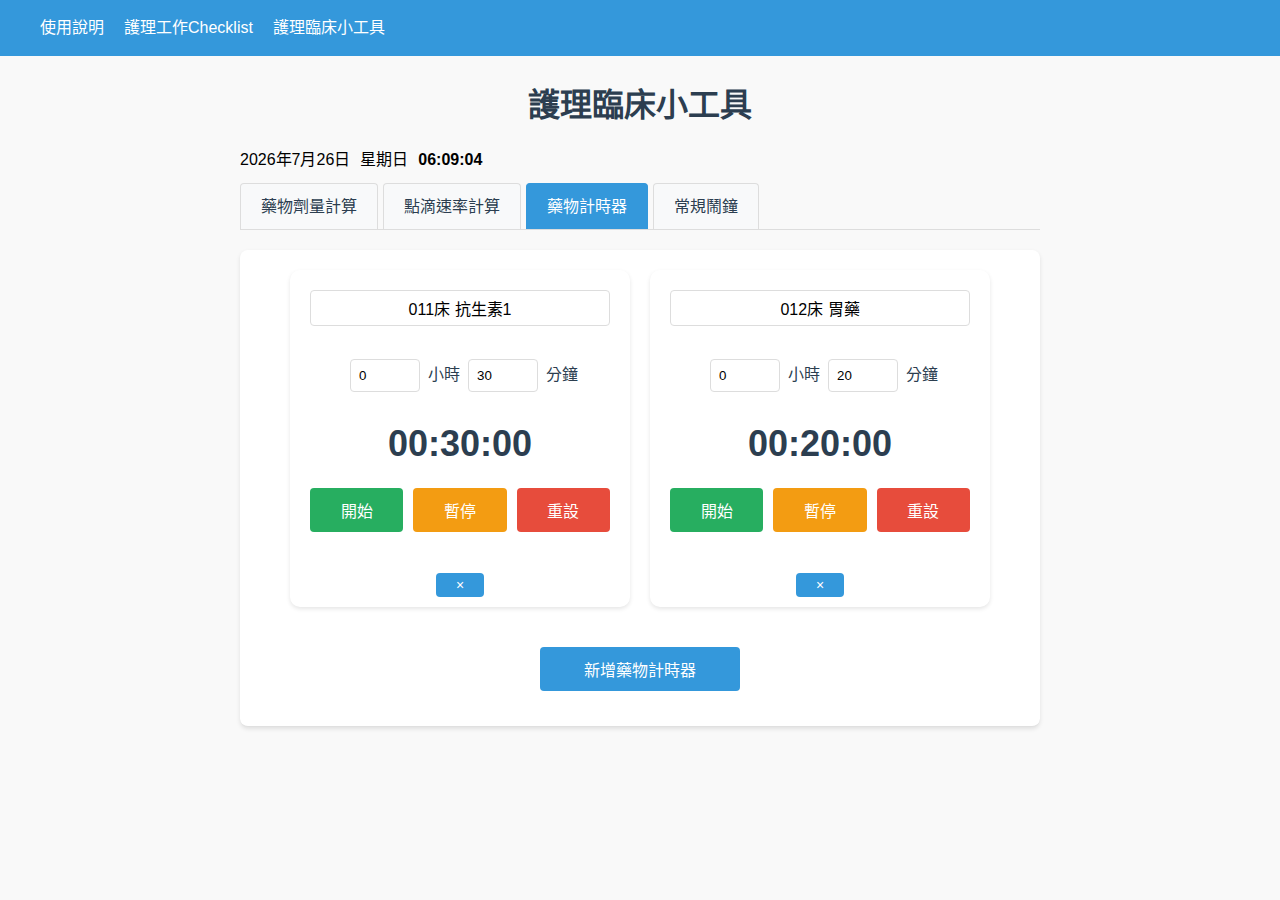
<file: index.html>
<!DOCTYPE html>
<html lang="zh-TW">
<head>
    <meta charset="UTF-8">
    <meta name="viewport" content="width=device-width, initial-scale=1.0">
    <title>護理臨床小工具</title>
    <link rel="stylesheet" href="css/nursing-clinical-tools.css">
    <link rel="stylesheet" href="css/mobile-style.css">
</head>
<body>
    <header>
        <div class="navigation-container">
            <div class="navigation">
                <div class="nav-toggle" id="nav-toggle">
                    <span></span>
                    <span></span>
                    <span></span>
                </div>
                <div class="nav-links" id="nav-links">
                    <a href="user-guide.html">使用說明</a>
                    <a href="nursing-checklist.html">護理工作Checklist</a>
                    <a href="index.html">護理臨床小工具</a>
                </div>
            </div>
        </div>
        <h1 style="margin-top: 60px">護理臨床小工具</h1>
    </header>

    <!-- 顯示時間 -->
    <div class="date-container">
        <div class="date" id="date"></div>
        <div class="day" id="day"></div>
        <div class="time" id="time"></div>
    </div>

    <!-- 功能標籤頁 -->
    <div class="tabs">
        <div class="tab" data-tab="drug-calculator">藥物劑量計算</div>
        <div class="tab" data-tab="drip-rate">點滴速率計算</div>
        <div class="tab active" data-tab="drug-timer">藥物計時器</div>
        <div class="tab" data-tab="clock">常規鬧鐘</div>
    </div>
    
    <div class="calculator">
        <!-- 藥物劑量計算機 -->
        <div id="drug-calculator" class="calculator-content">
            <div class="sub-tabs">
                <div class="sub-tab active" data-subtab="dilution">藥物稀釋計算</div>
                <div class="sub-tab" data-subtab="ampule">安瓿劑量計算</div>
            </div>
            
            <!-- 稀釋計算機 -->
            <div id="dilution-calc" class="sub-content active">
                <h2>藥物稀釋計算</h2>
                <div class="form-group">
                    <label for="total-dosage">藥物總劑量:</label>
                    <div class="input-group">
                        <input type="number" id="total-dosage" placeholder="例如: 1">
                        <select id="total-unit">
                            <option value="mg">mg</option>
                            <option value="g" selected>g</option>
                        </select>
                    </div>
                </div>
                
                <div class="form-group">
                    <label for="dilution-volume">稀釋液體積:</label>
                    <div class="input-group">
                        <input type="number" id="dilution-volume" placeholder="例如: 10">
                        <span>c.c.</span>
                    </div>
                </div>
                
                <div class="form-group">
                    <label for="required-dosage">需要給藥劑量:</label>
                    <div class="input-group">
                        <input type="number" id="required-dosage" placeholder="例如: 600">
                        <select id="required-unit">
                            <option value="mg" selected>mg</option>
                            <option value="g">g</option>
                        </select>
                    </div>
                </div>
                
                <button id="calculate-dilution-btn">計算</button>
                
                <div id="dilution-error" class="error">請填寫所有欄位並確保數值大於零</div>
                
                <div id="dilution-result" class="result">
                    <h3>計算結果</h3>
                    <p>您需要抽取 <span id="result-volume" class="highlight"></span> c.c. 的稀釋液</p>
                </div>
            </div>
            
            <!-- 安瓿計算機 -->
            <div id="ampule-calc" class="sub-content">
                <h2>安瓿劑量計算</h2>
                <div class="form-group">
                    <label for="amp-concentration">安瓿中藥物濃度:</label>
                    <div class="input-group">
                        <input type="number" id="amp-concentration" placeholder="例如: 50">
                        <span>mg</span>
                    </div>
                </div>
                
                <div class="form-group">
                    <label for="amp-volume">每安瓿的體積:</label>
                    <div class="input-group">
                        <input type="number" id="amp-volume" placeholder="例如: 5">
                        <span>mL</span>
                    </div>
                </div>
                
                <div class="form-group">
                    <label for="amp-required-dosage">需要給藥劑量:</label>
                    <div class="input-group">
                        <input type="number" id="amp-required-dosage" placeholder="例如: 325">
                        <span>mg</span>
                    </div>
                </div>
                
                <button id="calculate-ampule-btn">計算</button>
                
                <div id="ampule-error" class="error">請填寫所有欄位並確保數值大於零</div>
                
                <div id="ampule-result" class="result">
                    <h3>計算結果</h3>
                    <p>需要總體積: <span id="amp-result-volume" class="highlight"></span> mL</p>
                    <p>需要使用 <span id="amp-count" class="highlight"></span> 支安瓿</p>
                    <p>最後一支安瓿需要使用 <span id="last-amp-volume" class="highlight"></span> mL</p>
                </div>
            </div>
        </div>
        
        <!-- 點滴速率計算器 -->
        <div id="drip-rate" class="calculator-content">
            <h2>滴速計算器</h2>
            
            <div class="form-group">
                <label for="totalVolume">總溶液量 (mL)</label>
                <input type="number" id="totalVolume" placeholder="例如: 500" min="0">
            </div>
            
            <div class="form-group">
                <label for="infusion-time">輸注時間</label>
                <div class="time-input-group">
                    <input type="number" id="hours" placeholder="小時" min="0">
                    <input type="number" id="minutes" placeholder="分鐘" min="0" max="59">
                </div>
            </div>
            
            <div class="form-group">
                <label for="dropFactor">IV Set 選擇</label>
                <select id="dropFactor">
                    <option value="60">精密Set (60 gtts/mL)</option>
                    <option value="20">普通Set (20 gtts/mL)</option>
                    <option value="15">普通Set (15 gtts/mL)</option>
                </select>
            </div>
            
            <button id="calculate-drip-rate-btn">計算點滴速率</button>
            
            <div class="result" id="drip-result">
                <div class="result-row">
                    <div class="result-item">
                        <span>輸液速率: </span>
                        <span class="result-value" id="flowRate">-- mL/hr</span>
                    </div>
                    <div class="result-item">
                        <span>點滴間隔: </span>
                        <span class="result-value" id="dripInterval">-- 秒/滴</span>
                    </div>
                </div>
                <div class="result-row">
                    <div class="result-item">
                        <span>點滴速率: </span>
                        <span class="result-value" id="dripRate">-- gtts/min</span>
                    </div>
                    <div class="result-item">
                        <span>一秒幾滴: </span>
                        <span class="result-value" id="dropsPerSecond">-- 滴/秒</span>
                    </div>
                </div>
            </div>
            
            <div class="flash-indicator" id="flashIndicator">
                <div class="flash-title">點滴節奏指示器</div>
                <div class="flash-circle" id="flashCircle"></div>
                <div class="flash-info" id="flashInfo">指示燈將每 -- 秒閃爍一次</div>
                <div class="flash-controls">
                    <button id="startFlashBtn">開始</button>
                    <button id="testSoundBtn">測試聲音</button>
                </div>
                <div class="sound-control">
                    <input type="checkbox" class="input-checkbox" id="soundEnabled" checked>
                    <label for="soundEnabled">開啟聲音</label>
                    <select id="soundType">
                        <option value="beep">嗶嗶聲</option>
                        <option value="drop">水滴聲</option>
                        <option value="click">點擊聲</option>
                    </select>
                </div>
                <div class="volume-control">
                    <label for="volume">音量:</label>
                    <input type="range" id="volume" min="0" max="1" step="0.1" value="0.5">
                </div>
            </div>
        </div>

        <!-- 藥物計時器 -->
        <div id="drug-timer" class="calculator-content active"> 
            <div class="container" id="timers-container">
                <!-- 計時器會動態添加在這裡 -->
            </div>
            <button id="add-timer-btn" class="add-timer">新增藥物計時器</button>
        </div>

        <!-- 護理常規鬧鐘 -->
        <div id="clock" class="calculator-content">
            <div class="clock" id="current-time">00:00:00</div>
                
            <div class="alarm-container">
                <h2>設定鬧鐘</h2>
                <div class="alarm-form">
                    <input type="time" id="alarm-time" required>
                    <input type="text" id="alarm-label" placeholder="護理任務名稱">
                    <div class="alarm-controls">
                        <button type="button" id="set-alarm-btn">設定鬧鐘</button>
                        <button type="button" id="test-alarm-btn">測試聲音</button>
                    </div>
                </div>
                
                <div class="quick-presets">
                    <h3>快速設定</h3>
                    <div class="alarm-controls">
                        <button type="button" id="cardiac-cath-btn" class="preset-btn">心導管術後監測</button>
                        <button type="button" id="blood-transfusion-btn" class="preset-btn">輸血</button>
                    </div>
                </div>
            </div>
                
            <div class="alarm-list">
                <div class="section-title">
                    <h2>已設定的鬧鐘</h2>
                    <button type="button" id="clear-all-btn" class="clear-all-btn" style="width: 49%;">清除所有鬧鐘</button>
                </div>
                <div id="alarms-container">
                    <p>尚未設定任何鬧鐘</p>
                </div>
            </div>
            
            <div class="modal" id="alarm-modal">
                <div class="modal-content">
                    <h2>鬧鐘響了！</h2>
                    <p id="alarm-message">執行護理任務的時間到了</p>
                    <button class="stop-alarm" id="stop-alarm-btn">停止鬧鐘</button>
                </div>
            </div>
            
            <div class="confirmation-modal" id="cardiac-confirmation">
                <div class="confirmation-content">
                    <h2>心導管術後監測排程</h2>
                    <div class="alarm-schedule">
                        <p>將設置以下鬧鐘：</p>
                        <ul id="cardiac-schedule-list"></ul>
                    </div>
                    <div class="confirmation-buttons">
                        <button type="button" id="confirm-cardiac-btn" class="confirm-btn">確認設定</button>
                        <button type="button" id="cancel-cardiac-btn" class="cancel-btn">取消</button>
                    </div>
                </div>
            </div>
            <div class="confirmation-modal" id="blood-confirmation">
                <div class="confirmation-content">
                    <h2>輸血監測排程</h2>
                    <div class="alarm-schedule">
                        <p>將設置以下鬧鐘：</p>
                        <ul id="blood-schedule-list"></ul>
                    </div>
                    <div class="confirmation-buttons">
                        <button type="button" id="confirm-blood-btn" class="confirm-btn">確認設定</button>
                        <button type="button" id="cancel-blood-btn" class="cancel-btn">取消</button>
                    </div>
                </div>
            </div>
        </div>
    </div>

    <!-- 引入JavaScript檔案 -->
    <script src="javascript/main.js"></script>
    <script src="javascript/drug-calculator.js"></script>
    <script src="javascript/drip-rate.js"></script>
    <script src="javascript/drug-timer.js"></script>
    <script src="javascript/clinical-clock.js"></script>
    <script src="javascript/mobile-script.js"></script>
    
</body>
</html>
</file>
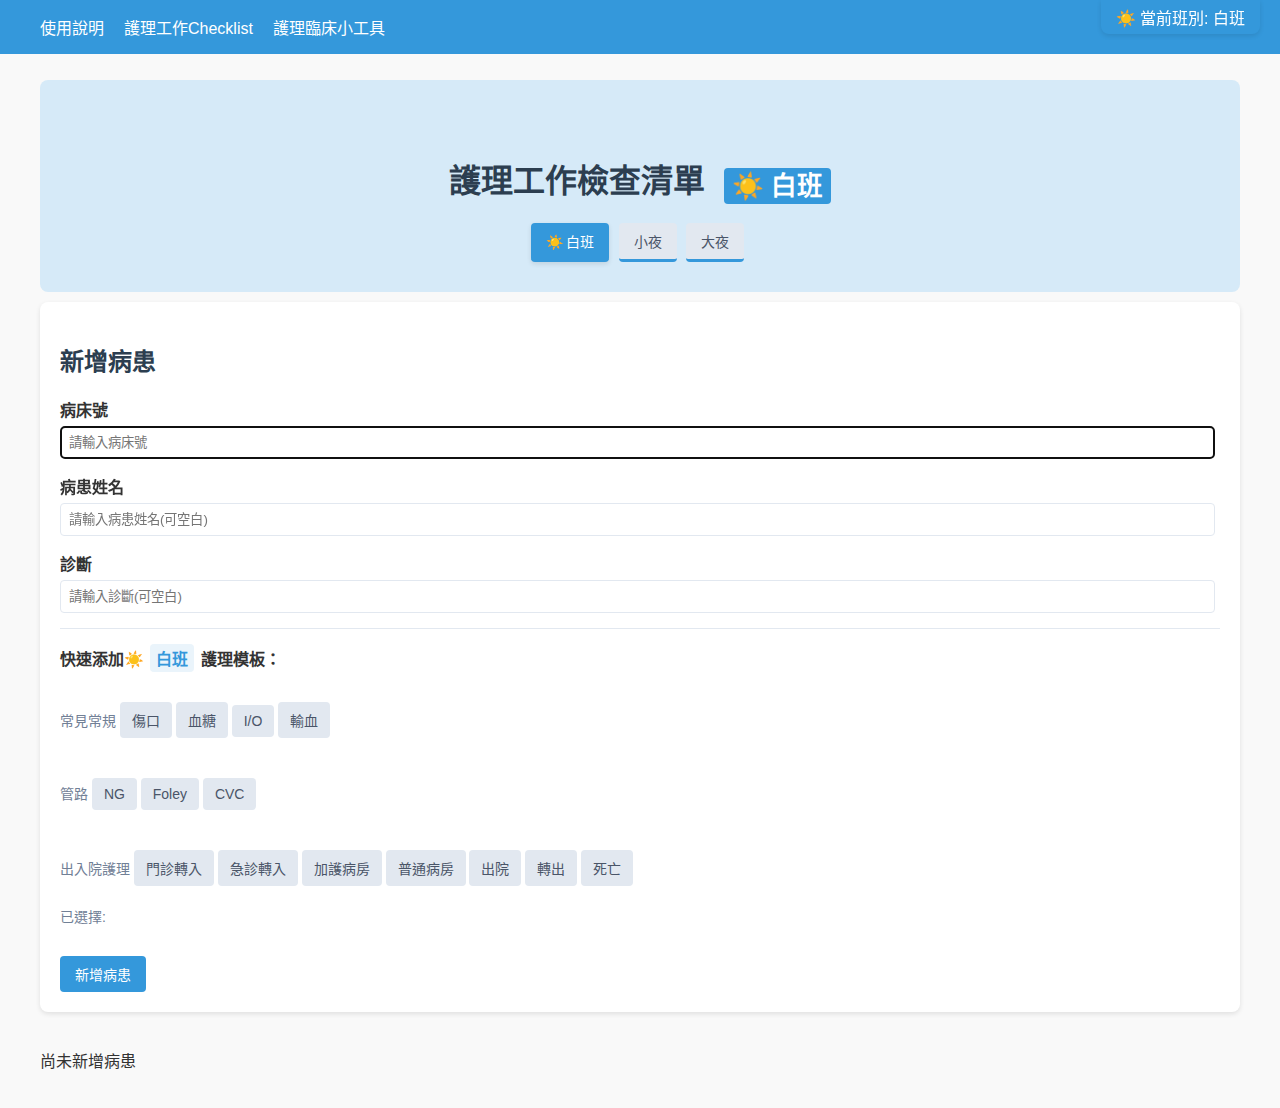
<file: nursing-checklist.html>
<!DOCTYPE html>
<html lang="zh-TW">
<head>
    <meta charset="UTF-8">
    <meta name="viewport" content="width=device-width, initial-scale=1.0">
    <title>護理工作檢查清單</title>
    <link rel="stylesheet" href="css/nursing-checklist.css">
    <link rel="stylesheet" href="css/mobile-style.css">
</head>
<body>
    <div class="container">
        <div class="header">
            <div class="navigation-container">
                <div class="navigation">
                    <div class="nav-toggle" id="nav-toggle">
                        <span></span>
                        <span></span>
                        <span></span>
                    </div>
                    <div class="nav-links" id="nav-links">
                        <a href="user-guide.html">使用說明</a>
                        <a href="nursing-checklist.html">護理工作Checklist</a>
                        <a href="index.html">護理臨床小工具</a>
                    </div>
                </div>
            </div>
            <div>
                <h1 style="margin-top: 60px">護理工作檢查清單</h1>
            </div>
            
            <div>
                <div class="shift-selector">
                    <button class="shift-btn active" data-shift="D">白班</button>
                    <button class="shift-btn" data-shift="N">小夜</button>
                    <button class="shift-btn" data-shift="E">大夜</button>
                </div>
            </div>
        </div>
        
        <div class="add-patient-form" id="add-patient-form">
            <h2>新增病患</h2>
            <div class="form-group">
                <label for="patient-id">病床號</label>
                <input type="text" id="patient-id" placeholder="請輸入病床號" required autofocus>
            </div>
            <div class="form-group">
                <label for="patient-name">病患姓名</label>
                <input type="text" id="patient-name" placeholder="請輸入病患姓名(可空白)">
            </div>
            <div class="form-group">
                <label for="patient-diagnosis">診斷</label>
                <input type="text" id="patient-diagnosis" placeholder="請輸入診斷(可空白)">
            </div>
            <button id="add-patient-btn">新增病患</button>
        </div>
        
        <div class="patients-container" id="patients-container"></div>
    </div>
    <script src="javascript/nursing-checklist.js"></script>
</body>
</html>
</file>
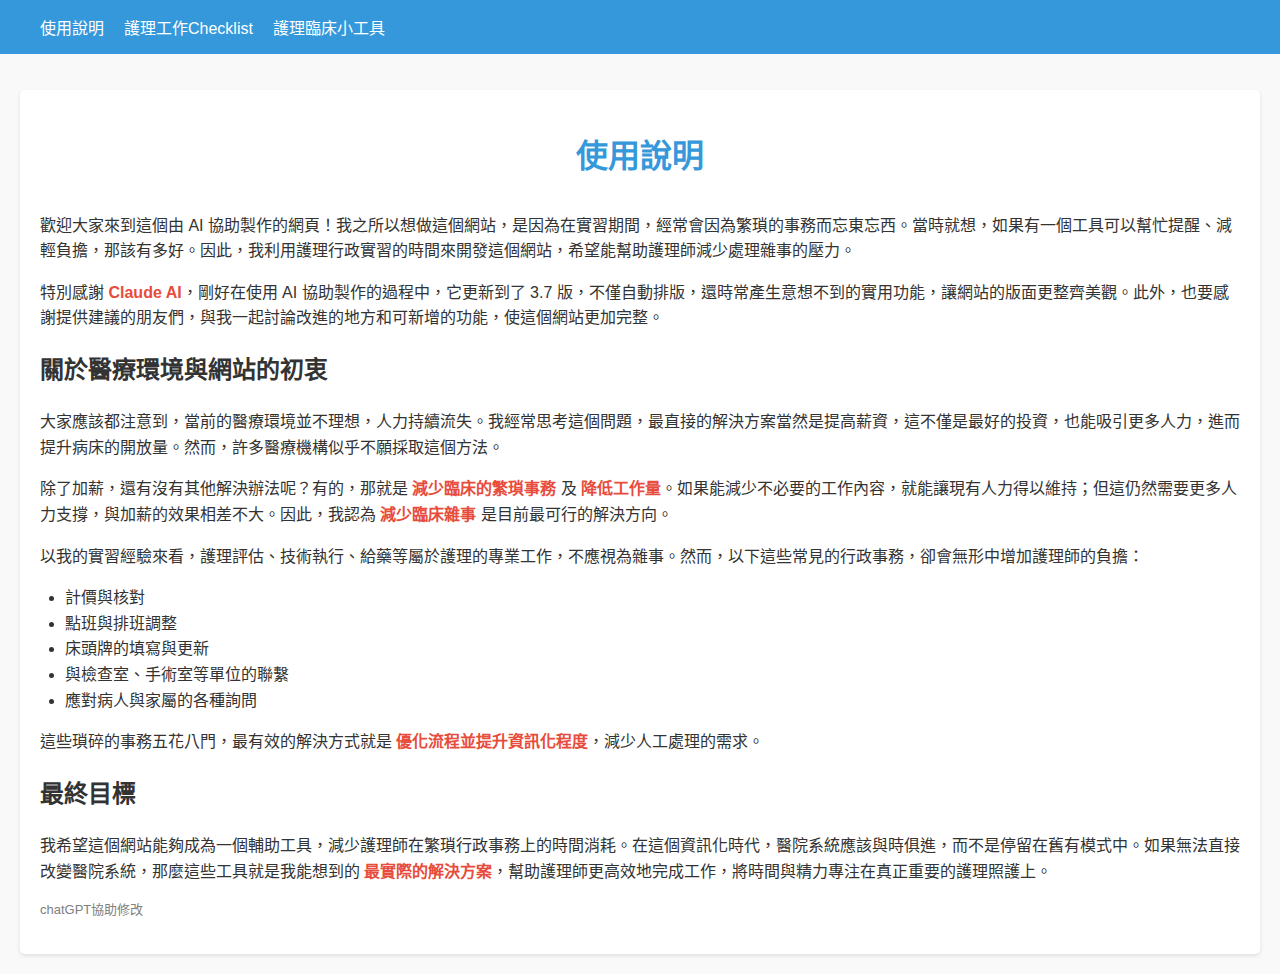
<file: user-guide.html>
<!DOCTYPE html>
<html lang="zh-TW">
<head>
    <meta charset="UTF-8">
    <meta name="viewport" content="width=device-width, initial-scale=1.0">
    <title>使用說明</title>
    <style>
        body {
            font-family: 'Microsoft JhengHei', Arial, sans-serif;
            margin: 0;
            padding: 20px;
            background-color: #f9f9f9;
            color: #333;
        }
        /* 布局組件 */
        .navigation {
            display: flex;
            justify-content: center;
            gap: 20px;
            margin-bottom: 10px;
        }

        .navigation a {
            color: white;
            text-decoration: none;
        }

        .navigation a:hover {
            text-decoration: underline;
        }
        
        .content {
            margin-top: 70px;
            padding: 20px;
            background-color: white;
            border-radius: 5px;
            box-shadow: 0 2px 4px rgba(0,0,0,0.1);
            line-height: 1.6;
        }
        
        h1 {
            color: #3498db;
            text-align: center;
            margin-bottom: 30px;
        }
        
        strong {
            color: #e74c3c;
        }
        
        ul {
            padding-left: 25px;
        }
    </style>
    <link rel="stylesheet" href="css/mobile-style.css">
</head>
<body>
    <header>
        <div class="navigation" style="background-color: #3498db; width: 1360px; padding:20px; position:absolute; top:0px; right:20px; left:20px">
            <a href="user-guide.html">使用說明</a>
            <a href="nursing-checklist.html">護理工作Checklist</a>
            <a href="index.html">護理臨床小工具</a>
        </div>
    </header>
    
    <div class="content">
        <h1>使用說明</h1>
        <p>歡迎大家來到這個由 AI 協助製作的網頁！我之所以想做這個網站，是因為在實習期間，經常會因為繁瑣的事務而忘東忘西。當時就想，如果有一個工具可以幫忙提醒、減輕負擔，那該有多好。因此，我利用護理行政實習的時間來開發這個網站，希望能幫助護理師減少處理雜事的壓力。</p>
        
        <p>特別感謝 <strong>Claude AI</strong>，剛好在使用 AI 協助製作的過程中，它更新到了 3.7 版，不僅自動排版，還時常產生意想不到的實用功能，讓網站的版面更整齊美觀。此外，也要感謝提供建議的朋友們，與我一起討論改進的地方和可新增的功能，使這個網站更加完整。</p>
        
        <h2>關於醫療環境與網站的初衷</h2>
        <p>大家應該都注意到，當前的醫療環境並不理想，人力持續流失。我經常思考這個問題，最直接的解決方案當然是提高薪資，這不僅是最好的投資，也能吸引更多人力，進而提升病床的開放量。然而，許多醫療機構似乎不願採取這個方法。</p>
        
        <p>除了加薪，還有沒有其他解決辦法呢？有的，那就是 <strong>減少臨床的繁瑣事務</strong> 及 <strong>降低工作量</strong>。如果能減少不必要的工作內容，就能讓現有人力得以維持；但這仍然需要更多人力支撐，與加薪的效果相差不大。因此，我認為 <strong>減少臨床雜事</strong> 是目前最可行的解決方向。</p>
        
        <p>以我的實習經驗來看，護理評估、技術執行、給藥等屬於護理的專業工作，不應視為雜事。然而，以下這些常見的行政事務，卻會無形中增加護理師的負擔：</p>
        <ul>
            <li>計價與核對</li>
            <li>點班與排班調整</li>
            <li>床頭牌的填寫與更新</li>
            <li>與檢查室、手術室等單位的聯繫</li>
            <li>應對病人與家屬的各種詢問</li>
        </ul>
        
        <p>這些瑣碎的事務五花八門，最有效的解決方式就是 <strong>優化流程並提升資訊化程度</strong>，減少人工處理的需求。</p>
        
        <h2>最終目標</h2>
        <p>我希望這個網站能夠成為一個輔助工具，減少護理師在繁瑣行政事務上的時間消耗。在這個資訊化時代，醫院系統應該與時俱進，而不是停留在舊有模式中。如果無法直接改變醫院系統，那麼這些工具就是我能想到的 <strong>最實際的解決方案</strong>，幫助護理師更高效地完成工作，將時間與精力專注在真正重要的護理照護上。</p>

        <p style="font-size: small; color:grey">chatGPT協助修改</p>
    </div>
    <script src="javascript/mobile-script.js"></script>
    
</body>
</html>
</file>
<file: css/nursing-clinical-tools.css>
/* basic style */
:root {
    --primary-color: #3498db;
    --primary-dark: #2980b9;
    --secondary-color: #e8f4fc;
    --success-color: #27ae60;
    --warning-color: #f39c12;
    --danger-color: #e74c3c;
    --text-color: #2c3e50;
    --border-color: #ddd;
    --background-color: #f9f9f9;
    --shadow: 0 2px 4px rgba(0,0,0,0.1);
    --border-radius: 4px;
}

body {
    font-family: Arial, sans-serif;
    max-width: 800px;
    margin: 0 auto;
    padding: 20px;
    background-color: var(--background-color);
    line-height: 1.6;
    color: var(--text-color);
}

h1, h2, h3 {
    color: var(--text-color);
    text-align: center;
    margin-bottom: 1rem;
}

/* 布局組件 */
.navigation {
    display: flex;
    justify-content: center;
    gap: 20px;
    margin-bottom: 20px;
}

.navigation a {
    color: var(--primary-color);
    text-decoration: none;
}

.navigation a:hover {
    text-decoration: underline;
}

.date-container {
    display: flex;
    gap: 10px;
    margin-bottom: 10px;
    font-size: 1rem;
}

.date, .day, .time {
    color: black;
}

.time {
    font-weight: bold;
}

/* 標籤頁樣式 */
.tabs {
    display: flex;
    margin-bottom: 20px;
    border-bottom: 1px solid var(--border-color);
}

.tab {
    padding: 10px 20px;
    cursor: pointer;
    background-color: #f8f9fa;
    border: 1px solid var(--border-color);
    border-bottom: none;
    border-radius: 4px 4px 0 0;
    margin-right: 5px;
}

.tab.active {
    background-color: var(--primary-color);
    color: white;
    border-color: var(--primary-color);
}

.calculator-content {
    display: none;
    background-color: white;
    border-radius: 8px;
    padding: 20px;
    box-shadow: var(--shadow);
    margin-bottom: 20px;
}

.calculator-content.active {
    display: block;
}

/* 子標籤頁樣式 */
.sub-tabs {
    display: flex;
    margin-bottom: 15px;
    padding-left: 10px;
}

.sub-tab {
    padding: 8px 15px;
    cursor: pointer;
    background-color: #f0f0f0;
    border: 1px solid #ccc;
    border-radius: var(--border-radius);
    margin-right: 5px;
}

.sub-tab.active {
    background-color: #5dade2;
    color: white;
    border-color: #5dade2;
}

.sub-content {
    display: none;
}

.sub-content.active {
    display: block;
}

/* 表單元素 */
.form-group {
    margin-bottom: 15px;
}

label {
    display: block;
    margin-bottom: 5px;
    font-weight: bold;
}

input, select {
    width: 100%;
    padding: 8px;
    border: 1px solid var(--border-color);
    border-radius: var(--border-radius);
    box-sizing: border-box;
}


.input-checkbox {
    width: auto;
    margin-right: 5px;
}

.input-group {
    display: flex;
    align-items: center;
    gap: 10px;
}

.input-group input, .input-group select {
    flex: 1;
}

.time-input-group {
    display: flex;
    gap: 10px;
}

.time-input-group input {
    width: 50%;
}

button {
    background-color: var(--primary-color);
    color: white;
    border: none;
    padding: 10px 15px;
    border-radius: var(--border-radius);
    cursor: pointer;
    width: 100%;
    font-size: 16px;
    transition: background-color 0.2s;
}

button:hover {
    background-color: var(--primary-dark);
}

/* 結果顯示 */
.result {
    margin-top: 20px;
    padding: 15px;
    background-color: var(--secondary-color);
    border-radius: var(--border-radius);
    display: none;
}

.error {
    color: var(--danger-color);
    display: none;
    margin-top: 10px;
}

.highlight {
    font-weight: bold;
    color: var(--primary-dark);
}

.result-row {
    display: flex;
    justify-content: space-between;
    margin-bottom: 10px;
}

.result-item {
    width: 48%;
}

.result-value {
    font-weight: bold;
    color: var(--text-color);
}

/* 點滴速率計算器 */
.flash-indicator {
    margin-top: 20px;
    text-align: center;
    display: none;
    padding: 20px;
    border: 2px solid #000;
    border-radius: 8px;
}

.flash-circle {
    width: 150px;
    height: 150px;
    border-radius: 50%;
    background-color: var(--primary-color);
    margin: 0 auto 15px;
    transition: background-color 0.1s ease;
}

.flash-circle.active {
    background-color: #d2e2ec;
}

.flash-controls {
    display: flex;
    justify-content: center;
    gap: 10px;
    margin: 15px 0;
}

.flash-controls button {
    width: auto;
    flex: 1;
    max-width: 120px;
}

.flash-info {
    margin: 10px 0;
    font-style: italic;
    color: #7f8c8d;
}

.flash-title {
    font-size: 24px;
    font-weight: bold;
    margin-bottom: 20px;
}

.sound-control {
    display: flex;
    align-items: center;
    justify-content: center;
    gap: 10px;
    margin-top: 15px;
    flex-wrap: wrap;
}

.sound-control label {
    display: inline;
    margin: 0;
}

.volume-control {
    display: flex;
    align-items: center;
    gap: 10px;
    margin-top: 10px;
}

.volume-control label {
    display: inline;
    margin: 0;
    width: 60px;
}

/* 藥物計時器 */
.container {
    display: flex;
    flex-wrap: wrap;
    gap: 20px;
    justify-content: center;
}

.drtm-timer-card {
    background-color: white;
    border-radius: 10px;
    box-shadow: var(--shadow);
    padding: 20px;
    width: 300px;
    margin-bottom: 20px;
    position: relative;
}

.timer-display {
    font-size: 36px;
    text-align: center;
    margin: 15px 0;
    font-weight: bold;
    color: var(--text-color);
}

.timer-controls {
    display: flex;
    justify-content: center;
    gap: 10px;
}

.timer-name {
    width: 100%;
    margin-bottom: 10px;
    font-size: 16px;
    text-align: center;
}

.timer-status {
    text-align: center;
    margin-top: 10px;
    margin-bottom: 25px;
    font-weight: bold;
    height: 20px;
}

.notification {
    background-color: var(--danger-color);
    color: white;
    animation: blink 1s infinite;
}

@keyframes blink {
    0% { opacity: 1; }
    50% { opacity: 0.5; }
    100% { opacity: 1; }
}

.add-timer {
    background-color: var(--primary-color);
    color: white;
    padding: 10px 20px;
    margin: 20px auto;
    display: block;
    max-width: 200px;
}

.completed {
    color: var(--danger-color);
}

.drtm-delete-btn {
    position: absolute;
    bottom: 10px;
    left: 50%;
    transform: translateX(-50%);
    background-color: var(--primary-color);
    color: white;
    width: 48px;
    height: 24px;
    font-size: 14px;
    display: flex;
    justify-content: center;
    align-items: center;
    padding: 0;
}

.drtm-timer-header {
    display: flex;
    justify-content: center;
    position: relative;
}

.drtm-timer-form {
    margin-top: 15px;
    display: flex;
    justify-content: center;
    align-items: center;
}

.start-btn {
    background-color: var(--success-color);
}

.pause-btn {
    background-color: var(--warning-color);
}

.reset-btn {
    background-color: var(--danger-color);
}

/* 護理鬧鐘 */
.clock {
    font-size: 3rem;
    text-align: center;
    margin: 20px 0;
    font-weight: bold;
}

.alarm-container {
    margin: 20px 0;
}

.alarm-form {
    display: flex;
    flex-direction: column;
    gap: 10px;
}

.alarm-controls {
    display: flex;
    gap: 10px;
    flex-wrap: wrap;
}

.quick-presets {
    margin-top: 20px;
    border-top: 1px solid #eee;
    padding-top: 15px;
}

.preset-btn {
    background-color: #4a90e2;
    margin-bottom: 8px;
    flex: 1;
}

.alarm-list {
    margin-top: 20px;
}

.alarm-item {
    display: flex;
    justify-content: space-between;
    align-items: center;
    padding: 10px;
    border: 1px solid var(--border-color);
    border-radius: var(--border-radius);
    margin-bottom: 10px;
    background-color: var(--background-color);
}

.alarm-time {
    font-weight: bold;
    min-width: 60px;
}

.alarm-label {
    color: #666;
    flex-grow: 1;
    margin-left: 10px;
}

.delete-btn {
    background-color: var(--danger-color);
    padding: 8px 12px;
    margin-left: 5px;
    width: 70px;
}

.toggle-btn {
    background-color: var(--success-color);
    padding: 8px 12px;
    margin-left: 5px;
    width: 70px;
}

.modal, .confirmation-modal {
    display: none;
    position: fixed;
    top: 0;
    left: 0;
    width: 100%;
    height: 100%;
    background-color: rgba(0, 0, 0, 0.5);
    z-index: 10000;
}

.modal-content, .confirmation-content {
    position: absolute;
    top: 50%;
    left: 50%;
    transform: translate(-50%, -50%);
    background-color: white;
    padding: 20px;
    border-radius: 10px;
    text-align: center;
    width: 90%;
    max-width: 400px;
    z-index: 10001;
}

.stop-alarm {
    background-color: var(--danger-color);
    margin-top: 20px;
    font-size: 1.2rem;
    padding: 15px 20px;
    width: 100%;
    max-width: 300px;
}

.confirmation-buttons {
    display: flex;
    justify-content: center;
    gap: 15px;
    margin-top: 20px;
}

.confirm-btn {
    background-color: var(--success-color);
    width: 120px;
}

.cancel-btn {
    background-color: var(--danger-color);
    width: 90px;
}

.alarm-schedule {
    text-align: left;
    margin: 15px 0;
    padding: 10px;
    background-color: #f5f5f5;
    border-radius: var(--border-radius);
    font-size: 0.9rem;
}

.alarm-schedule ul {
    margin: 8px 0;
    padding-left: 20px;
}

.clear-all-btn {
    background-color: var(--danger-color);
    margin-left: 10px;
}

.section-title {
    display: flex;
    justify-content: space-between;
    align-items: center;
    margin-bottom: 15px;
}

/* Mobile Menu and Responsive Design Additions */

/* Section dividers - add borders between each main section */
.section-divider {
    border-bottom: 1px solid #e0e0e0;
    margin: 15px 0;
    padding-bottom: 15px;
    position: relative;
}

/* Make the last divider more prominent */
.section-divider:last-of-type {
    border-bottom: 2px solid var(--primary-color);
}

/* Navigation section styling */
.navigation-section {
    text-align: center;
    padding: 10px 0;
    background-color: #4a4a4a;
    color: white;
    margin-bottom: 5px;
    border-radius: 4px;
}

/* Highlight the active navigation section */
.navigation-section.active {
    background-color: var(--primary-color);
    box-shadow: 0 2px 4px rgba(0,0,0,0.2);
}

/* Mobile-friendly section headers */
.section-header {
    font-weight: bold;
    font-size: 1.2rem;
    padding: 10px;
    margin: 0;
    text-align: center;
    background-color: var(--secondary-color);
    border-radius: 4px;
}

/* Hamburger Menu Button - hidden by default on larger screens */
.menu-button {
    display: none;
    position: fixed;
    top: 15px;
    left: 0%;
    width: 98%;
    z-index: 1000;
    background-color: var(--primary-color);
    color: white;
    border: none;
    border-radius: 4px;
    padding: 10px;
    margin: 0 10px; /* Added margin to prevent touching edge */
    cursor: pointer;
    box-shadow: 0 2px 5px rgba(0,0,0,0.2);
}

.menu-button:hover {
    background-color: var(--primary-dark);
}

.menu-button .icon {
    display: block;
    width: 25px;
    height: 3px;
    background-color: white;
    margin: 5px 0;
    transition: 0.4s;
}

/* Mobile menu - fullscreen overlay */
.mobile-menu {
    display: none;
    position: fixed;
    top: 0;
    left: 0;
    width: 100%;
    height: 100%;
    background-color: rgba(0,0,0,0.9);
    z-index: 999;
    overflow-y: auto;
    transition: 0.3s;
}

.mobile-menu.active {
    display: block;
}

/* Mobile navigation links */
.mobile-menu ul {
    list-style: none;
    padding: 0;
    margin-top: 70px;
}

.mobile-menu li {
    text-align: center;
    margin: 15px 20px;
    border-bottom: 1px solid rgba(255, 255, 255, 0.2);
    padding-bottom: 15px;
}

.mobile-menu li:last-child {
    border-bottom: none;
}

.mobile-menu a {
    color: white;
    text-decoration: none;
    font-size: 1.5rem;
    display: block;
    padding: 12px;
    background-color: rgba(255, 255, 255, 0.1);
    border-radius: 8px;
    transition: background-color 0.2s;
}

.mobile-menu a:hover, 
.mobile-menu a:active {
    background-color: rgba(255, 255, 255, 0.2);
}

.mobile-menu .close-btn {
    position: absolute;
    top: 20px;
    right: 20px;
    color: white;
    font-size: 30px;
    cursor: pointer;
}

/* Media queries for responsive design */
@media screen and (max-width: 768px) {
    body {
        padding: 10px;
    }
    
    /* Show hamburger menu on mobile */
    .menu-button {
        display: block;
    }

    header {
        width: 100%;
        max-width: 100%;
        overflow-x: hidden;
        padding: 0;
        margin: 0;
        box-sizing: border-box;
    }

    header h1 {
        text-align: center;
        width: 100%;
        margin: 15px auto;
        margin-top: 60px;
    }
    
    /* Convert tabs to column layout on mobile */
    .tabs {
        flex-direction: column;
        display: none; /* Hide by default, will be shown in mobile menu */
    }
    
    .tabs.mobile-visible {
        display: flex;
    }
    
    .tab {
        width: 100%;
        margin-right: 0;
        margin-bottom: 10px;
        text-align: center;
        border: 1px solid #ddd;
        border-radius: 8px;
        padding: 12px 15px;
        background-color: #f8f8f8;
        box-shadow: 0 2px 3px rgba(0,0,0,0.1);
    }
    
    .tab.active {
        border-color: var(--primary-color);
        background-color: #e6f2ff;
    }
    
    /* Adjust form elements for mobile */
    .input-group, .time-input-group {
        flex-direction: column;
        align-items: flex-start;
    }
    
    .input-group input, 
    .input-group select,
    .time-input-group input {
        width: 100%;
        margin-bottom: 5px;
    }
    
    /* Adjust subpage tabs for mobile */
    .sub-tabs {
        flex-direction: column;
        padding-left: 0;
    }
    
    .sub-tab {
        width: 93%;
        margin-right: 0;
        margin-bottom: 5px;
        text-align: center;
    }

    /* Adjust calculator content for mobile */
    .calculator-content {
        padding: 15px 10px;
        box-shadow: 0 3px 10px rgba(0,0,0,0.1);
        margin-bottom: 25px;
    }
    
    /* Add dividers between form groups */
    .calculator-content .form-group {
        border-bottom: 1px solid #eaeaea;
        padding-bottom: 15px;
        margin-bottom: 20px;
    }
    
    .calculator-content .form-group:last-of-type {
        border-bottom: none;
    }
    
    /* Result display adjustments */
    .result-row {
        flex-direction: column;
    }
    
    .result-item {
        width: 100%;
        margin-bottom: 10px;
        padding: 10px;
        border: 1px solid #ddd;
        border-radius: 6px;
        background-color: #f9f9f9;
    }
    
    /* Make result more visible */
    .result {
        border: 1px solid #c8e1ff;
        border-radius: 8px;
        box-shadow: 0 2px 5px rgba(0,0,0,0.05);
        background-color: #f0f8ff;
    }
    
    .result h3 {
        border-bottom: 1px solid #ddd;
        padding-bottom: 10px;
        margin-bottom: 15px;
        color: var(--primary-color);
    }
    
    /* Timer cards */
    .drtm-timer-card {
        width: 100%;
        border: 1px solid #ddd;
        box-shadow: 0 3px 8px rgba(0,0,0,0.1);
        margin-bottom: 20px;
    }
    
    /* Add divider between timer elements */
    .drtm-timer-header {
        border-bottom: 1px solid #eee;
        padding-bottom: 10px;
        margin-bottom: 15px;
    }
    
    .timer-display {
        border-top: 1px dashed #eee;
        border-bottom: 1px dashed #eee;
        padding: 15px 0;
        margin: 15px 0;
    }
    
    /* Drip rate calculator adjustments */
    .flash-controls button {
        width: 100%;
        max-width: 100%;
        margin-bottom: 5px;
    }
    
    /* Alarm controls */
    .alarm-controls {
        flex-direction: column;
    }
    
    .alarm-controls button {
        width: 100%;
        margin-bottom: 5px;
    }
    
    /* Modal adjustments */
    .modal-content, .confirmation-content {
        width: 95%;
        padding: 15px;
    }
    
    /* Date container for smaller screens */
    .date-container {
        flex-direction: column;
        align-items: center;
    }
}
</file>
<file: css/mobile-style.css>
/* mobile-menu.css - 將這個文件保存到您的css目錄 */

/* 導航容器樣式 */
.navigation-container {
    position: fixed;
    top: 0;
    left: 0;
    right: 0;
    z-index: 1000;
    background-color: #3498db;
}

/* 導航樣式 */
.navigation {
    max-width: 1200px;
    margin: 0 auto;
    padding: 15px 20px;
    display: flex;
    justify-content: space-between;
    align-items: center;
}

/* 導航鏈接樣式 */
.nav-links {
    display: flex;
    justify-content: center;
    gap: 20px;
}

/* 導航鏈接內部的鏈接樣式 */
.nav-links a {
    color: white;
    text-decoration: none;
}

.nav-links a:hover {
    text-decoration: underline;
}

/* 漢堡菜單按鈕樣式 */
.nav-toggle {
    display: none;
    flex-direction: column;
    justify-content: space-between;
    width: 30px;
    height: 21px;
    cursor: pointer;
}

.nav-toggle span {
    height: 3px;
    width: 100%;
    background-color: white;
    border-radius: 3px;
    transition: all 0.3s ease;
}

/* 移動端樣式 */
@media (max-width: 768px) {
    body {
        padding-top: 60px;
    }
    
    header h1, .header h1 {
        margin-top: 20px !important;
    }
    
    /* 顯示漢堡菜單按鈕 */
    .nav-toggle {
        display: flex;
    }

    /* 移動端導航鏈接樣式 */
    .nav-links {
        position: absolute;
        top: 100%;
        left: 0;
        right: 0;
        flex-direction: column;
        background-color: #3498db;
        padding: 0;
        gap: 0;
        max-height: 0;
        overflow: hidden;
        opacity: 0;
        visibility: hidden;
        transition: max-height 0.3s ease, opacity 0.3s, visibility 0.3s;
    }

    /* 活動狀態的導航鏈接 */
    .nav-links.active {
        max-height: 500px;
        opacity: 1;
        visibility: visible;
        box-shadow: 0 5px 10px rgba(0, 0, 0, 0.1);
        display: flex;
    }

    /* 導航鏈接中的鏈接樣式 */
    .nav-links a {
        padding: 15px 20px;
        border-top: 1px solid rgba(255, 255, 255, 0.2);
        width: 100%;
        box-sizing: border-box;
        text-align: left;
        display: block;
    }
}
</file>
<file: css/nursing-checklist.css>
body {
    font-family: 'Microsoft JhengHei', Arial, sans-serif;
    margin: 0;
    padding: 20px;
    background-color: #f9f9f9;
    color: #333;
}

h1, h2, h3, h4 {
    color: #2c3e50;
}

.container {
    max-width: 1200px;
    margin: 0 auto;
}

.header {
    display: flex;
    flex-direction: column;
    justify-content: space-between;
    align-items: center;
    margin-bottom: 10px;
    padding-bottom: 10px;
}

.patients-container {
    display: grid;
    grid-template-columns: repeat(auto-fill, minmax(300px, 1fr));
    gap: 20px;
    margin-top: 20px;
}

.patient-card {
    background-color: white;
    border-radius: 8px;
    box-shadow: 0 2px 5px rgba(0, 0, 0, 0.1);
    padding: 15px;
    position: relative;
}

.patient-card h3 {
    margin-top: 0;
    display: flex;
    justify-content: space-between;
}

.patient-info {
    margin-bottom: 15px;
    padding-bottom: 10px;
    border-bottom: 1px solid #e2e8f0;
}

.checklist {
    list-style-type: none;
    padding: 0;
}

.checklist-item {
    display: flex;
    align-items: center;
    padding: 8px 0;
    border-bottom: 1px solid #f0f0f0;
    cursor: pointer; /* 讓整個項目可點擊 */
}

.checklist-item label {
    margin-left: 10px;
    flex-grow: 1;
    cursor: pointer; /* 指標變為可點擊樣式 */
}

.checklist-item input[type="checkbox"] {
    width: 18px;
    height: 18px;
    cursor: pointer;
}

.checklist-item .time {
    font-size: 0.8em;
    color: #718096;
    min-width: 60px;
    text-align: right;
}

.checklist-category {
    margin-top: 15px;
    margin-bottom: 5px;
    font-weight: bold;
    color: #4a5568;
    display: flex;
    justify-content: space-between;
    align-items: center;
}

.add-task-btn {
    font-size: 12px;
    padding: 3px 6px;
    margin-left: 10px;
}

button {
    background-color: #4299e1;
    color: white;
    border: none;
    padding: 8px 15px;
    border-radius: 4px;
    cursor: pointer;
    font-size: 14px;
    transition: background-color 0.3s;
}

button:hover {
    background-color: #3182ce;
}

.completed {
    text-decoration: line-through;
    color: #a0aec0;
}

.delete-btn {
    background-color: #fc8181;
    position: absolute;
    top: 15px;
    right: 15px;
}

.delete-btn:hover {
    background-color: #e53e3e;
}

.add-patient-form {
    background-color: white;
    border-radius: 8px;
    box-shadow: 0 2px 5px rgba(0, 0, 0, 0.1);
    padding: 20px;
    margin-bottom: 20px;
}

.form-group {
    margin-bottom: 15px;
}

.form-group label {
    display: block;
    margin-bottom: 5px;
    font-weight: bold;
}

.form-group input {
    width: 98%;
    padding: 8px;
    border: 1px solid #e2e8f0;
    border-radius: 4px;
}

.add-patient-form button {
    margin-top: 10px;
}

.progress-bar {
    height: 8px;
    background-color: #edf2f7;
    border-radius: 4px;
    margin-top: 15px;
    overflow: hidden;
}

.progress {
    height: 100%;
    background-color: #48bb78;
    transition: width 0.3s ease;
}

.statistics {
    display: flex;
    justify-content: space-between;
    margin-top: 5px;
    font-size: 0.9em;
    color: #718096;
}

.shift-selector {
    margin-bottom: 15px;
}

.shift-btn {
    background-color: #e2e8f0;
    color: #4a5568;
    margin-right: 5px;
}

.shift-btn.active {
    background-color: #4299e1;
    color: white;
}

.task-input-container {
    display: flex;
    margin-top: 5px;
    margin-bottom: 10px;
}

.task-input {
    flex-grow: 1;
    padding: 6px;
    border: 1px solid #e2e8f0;
    border-radius: 4px 0 0 4px;
}

.add-task-confirm {
    border-radius: 0 4px 4px 0;
    padding: 6px 10px;
}


.hidden {
    display: none;
}

/* 收合功能相關樣式 */
.checklist-category-container {
    margin-bottom: 10px;
    border-radius: 4px;
    overflow: hidden;
}

.checklist-category {
    display: flex;
    align-items: center;
    padding: 8px 10px;
    background-color: #f8f9fa;
    border-radius: 4px;
    cursor: pointer;
    transition: background-color 0.2s;
    position: relative;
    border-left: 3px solid var(--primary-color, #3498db);
}

.checklist-category:hover {
    background-color: #e9ecef;
}

.category-toggle-icon {
    font-size: 10px;
    margin-right: 8px;
    color: #495057;
    transition: transform 0.2s;
}

.category-title {
    flex-grow: 1;
    font-weight: 600;
    color: #495057;
}

.category-count {
    margin-right: 10px;
    color: #6c757d;
    font-size: 0.9em;
}

.checklist-items-container {
    padding: 0;
    max-height: 1000px;
    transition: max-height 0.3s ease-in-out;
    overflow: hidden;
}

.checklist-items-container.hidden {
    max-height: 0;
}

/* 確保任務項目列表的樣式保持不變 */
.checklist-items-container .checklist-item {
    margin-left: 10px;
    padding: 8px 10px;
}

/* 添加任務按鈕樣式調整 */
.checklist-category .add-task-btn {
    margin-left: 5px;
    background-color: transparent;
    color: #6c757d;
    padding: 2px 6px;
    font-size: 14px;
    line-height: 1;
    height: 24px;
    width: 24px;
    border-radius: 50%;
    display: flex;
    align-items: center;
    justify-content: center;
}

.checklist-category .add-task-btn:hover {
    background-color: rgba(0, 0, 0, 0.1);
    color: #495057;
}

/* 更新進度條顏色，使其與班別主題一致 */
.progress {
    background-color: var(--progress-bar, #3498db);
}

/* 班別特定模板相關樣式 */
.current-shift-name {
    font-weight: bold;
    color: var(--primary-color);
    display: inline-block;
    background-color: rgba(var(--primary-color-rgb), 0.1);
    padding: 2px 6px;
    border-radius: 4px;
    margin: 0 2px;
}

.template-header {
    margin-bottom: 8px;
    font-size: 14px;
    color: var(--primary-color);
    font-weight: 500;
    display: flex;
    align-items: center;
}

/* 設置shift按鈕顏色變數 */
:root {
    --primary-color-rgb: 52, 152, 219; /* 白班藍色的RGB值 */
}

/* 根據班別更新RGB值 */
.shift-d:root {
    --primary-color-rgb: 52, 152, 219; /* 白班藍色 */
}

.shift-n:root {
    --primary-color-rgb: 230, 126, 34; /* 小夜橙色 */
}

.shift-e:root {
    --primary-color-rgb: 52, 73, 94; /* 大夜深灰色 */
}

/* 模板按鈕排列改進 */
.template-buttons {
    display: flex;
    flex-wrap: wrap;
    gap: 8px;
    margin-top: 5px;
}

.selected-templates {
    margin-top: 10px;
    font-size: 14px;
    color: #718096;
    padding: 5px 0;
}

/* 刪除按鈕統一樣式 */
.delete-task-btn {
    font-size: 12px;
    padding: 2px 6px;
    margin-left: 5px;
    background-color: #DBDBDB;
    color: #555;
    border-radius: 3px;
    transition: all 0.2s ease;
}

.delete-task-btn:hover {
    background-color: #ff6b6b;
    color: white;
}

/* 新增班別特定任務提示 */
.shift-specific-tag {
    font-size: 10px;
    padding: 1px 4px;
    border-radius: 3px;
    margin-left: 5px;
    font-weight: normal;
    color: white;
}

.shift-specific-tag.shift-d {
    background-color: #3498db;
}

.shift-specific-tag.shift-n {
    background-color: #e67e22;
}

.shift-specific-tag.shift-e {
    background-color: #34495e;
}


@media (max-width: 768px) {
    .patients-container {
        grid-template-columns: 1fr;
    }
}

/* 移動端導航樣式 */
@media (max-width: 768px) {
    
    .header {
        margin-top: 80px !important;
    }

    /* 修正頁面頂部適應導航高度 */
    body {
        padding-top: 60px;
    }
}

/* 優化移動端檢查清單樣式 */
@media (max-width: 768px) {
    /* 優化病患卡片 */
    .patient-card {
        padding: 12px;
    }

    /* 增大點擊區域 */
    .checklist-item {
        padding: 12px 0;
        min-height: 44px; /* 蘋果建議的最小點擊區域高度 */
    }

    .checklist-item input[type="checkbox"] {
        width: 24px;
        height: 24px;
        margin-right: 5px;
    }

    /* 增大類別頭部點擊區域 */
    .checklist-category {
        padding: 12px 10px;
        min-height: 44px;
    }

    /* 優化按鈕尺寸 */
    .delete-btn, .add-task-btn, .delete-task-btn {
        min-width: 36px;
        min-height: 36px;
        display: flex;
        align-items: center;
        justify-content: center;
    }

    /* 保持模板按鈕水平排列 */
    .template-buttons {
        display: flex;
        flex-wrap: nowrap;
        overflow-x: auto;
        gap: 6px;
        padding: 5px 0;
        -webkit-overflow-scrolling: touch; /* 提供iOS上更流暢的滾動 */
        scrollbar-width: none; /* 隱藏Firefox滾動條 */
    }
    
    .template-buttons::-webkit-scrollbar {
        display: none; /* 隱藏Chrome/Safari滾動條 */
    }

    .template-btn.small {
        padding: 8px 12px;
        flex: 0 0 auto;
        white-space: nowrap;
        font-size: 14px;
    }
    
    /* 改進表單佈局 */
    .add-patient-form {
        padding: 15px;
    }
    
    .form-group input {
        padding: 12px 8px;
        font-size: 16px; /* 防止iPhone自動縮放 */
    }
    
    /* 優化班別選擇器 */
    .shift-selector {
        width: 100%;
        display: flex;
        justify-content: space-between;
    }
    
    .shift-btn {
        flex: 1;
        padding: 12px 15px;
        font-size: 16px;
    }
}
</file>
